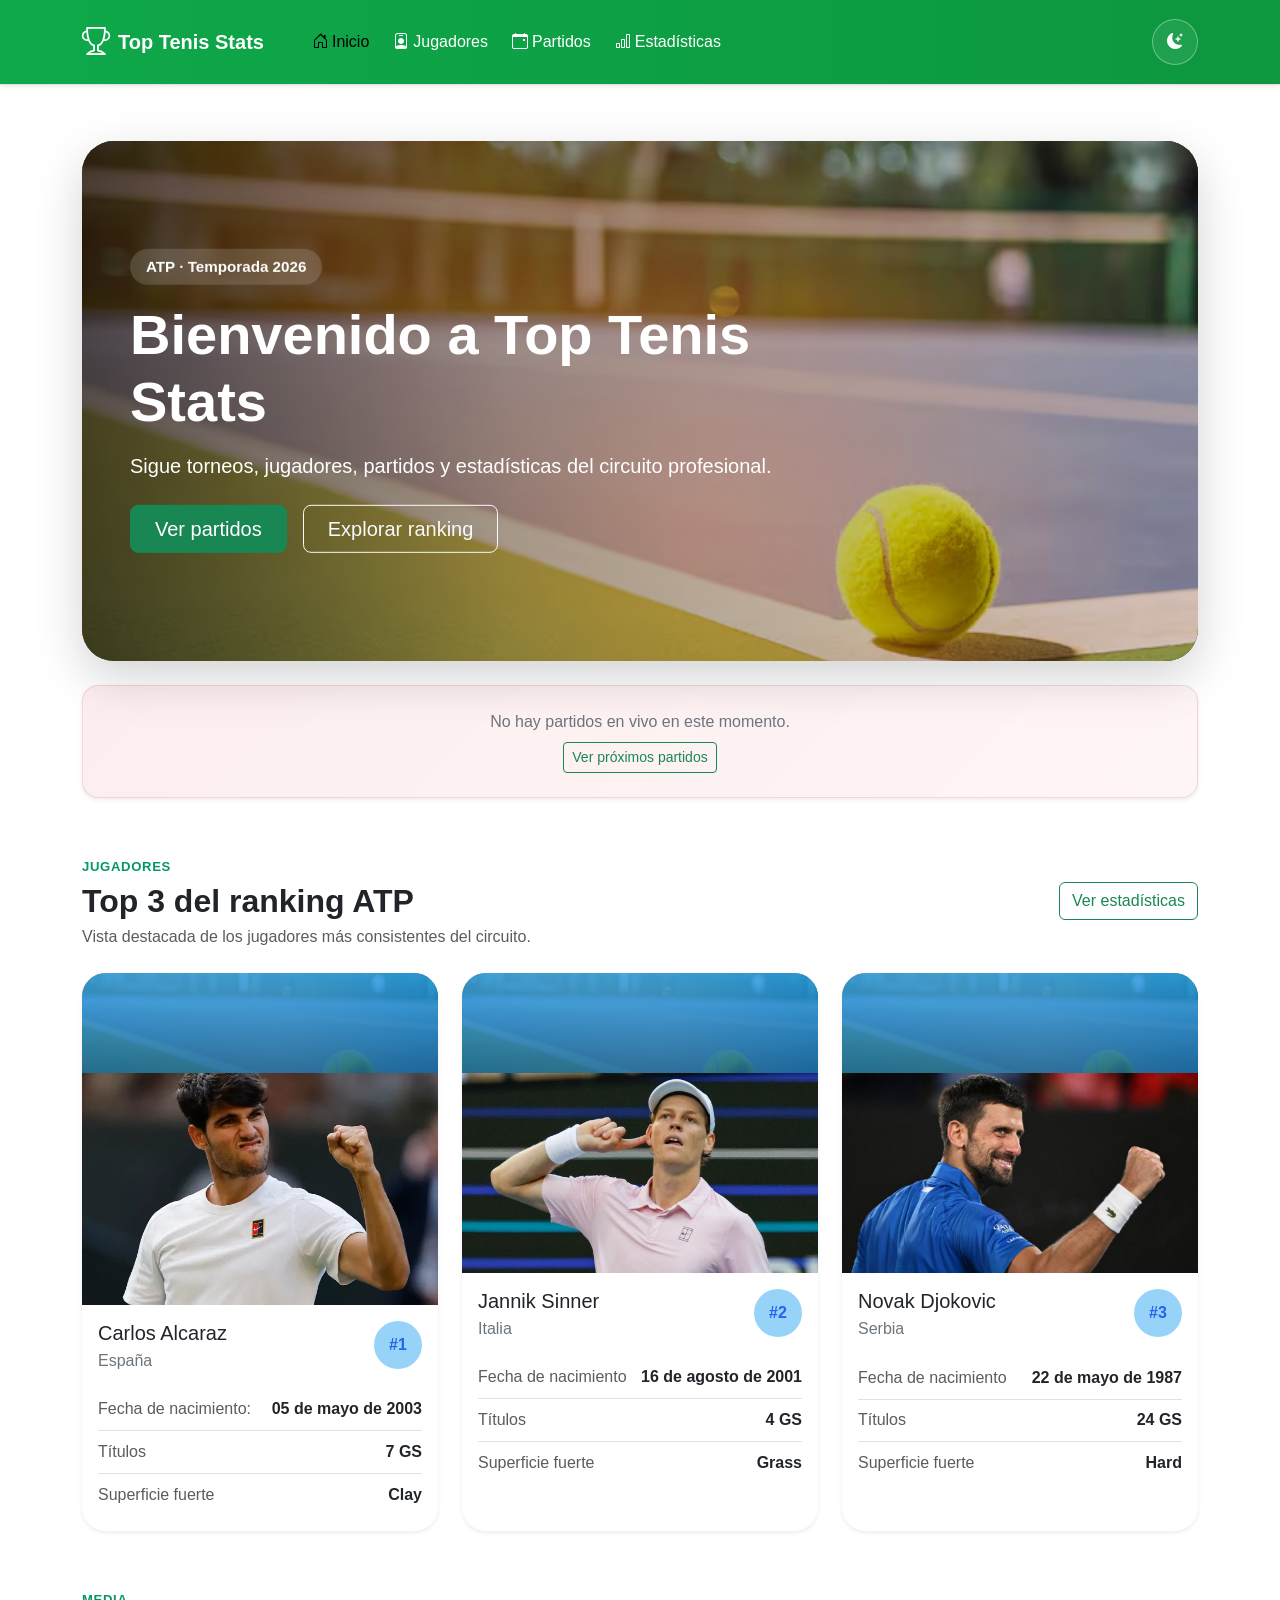
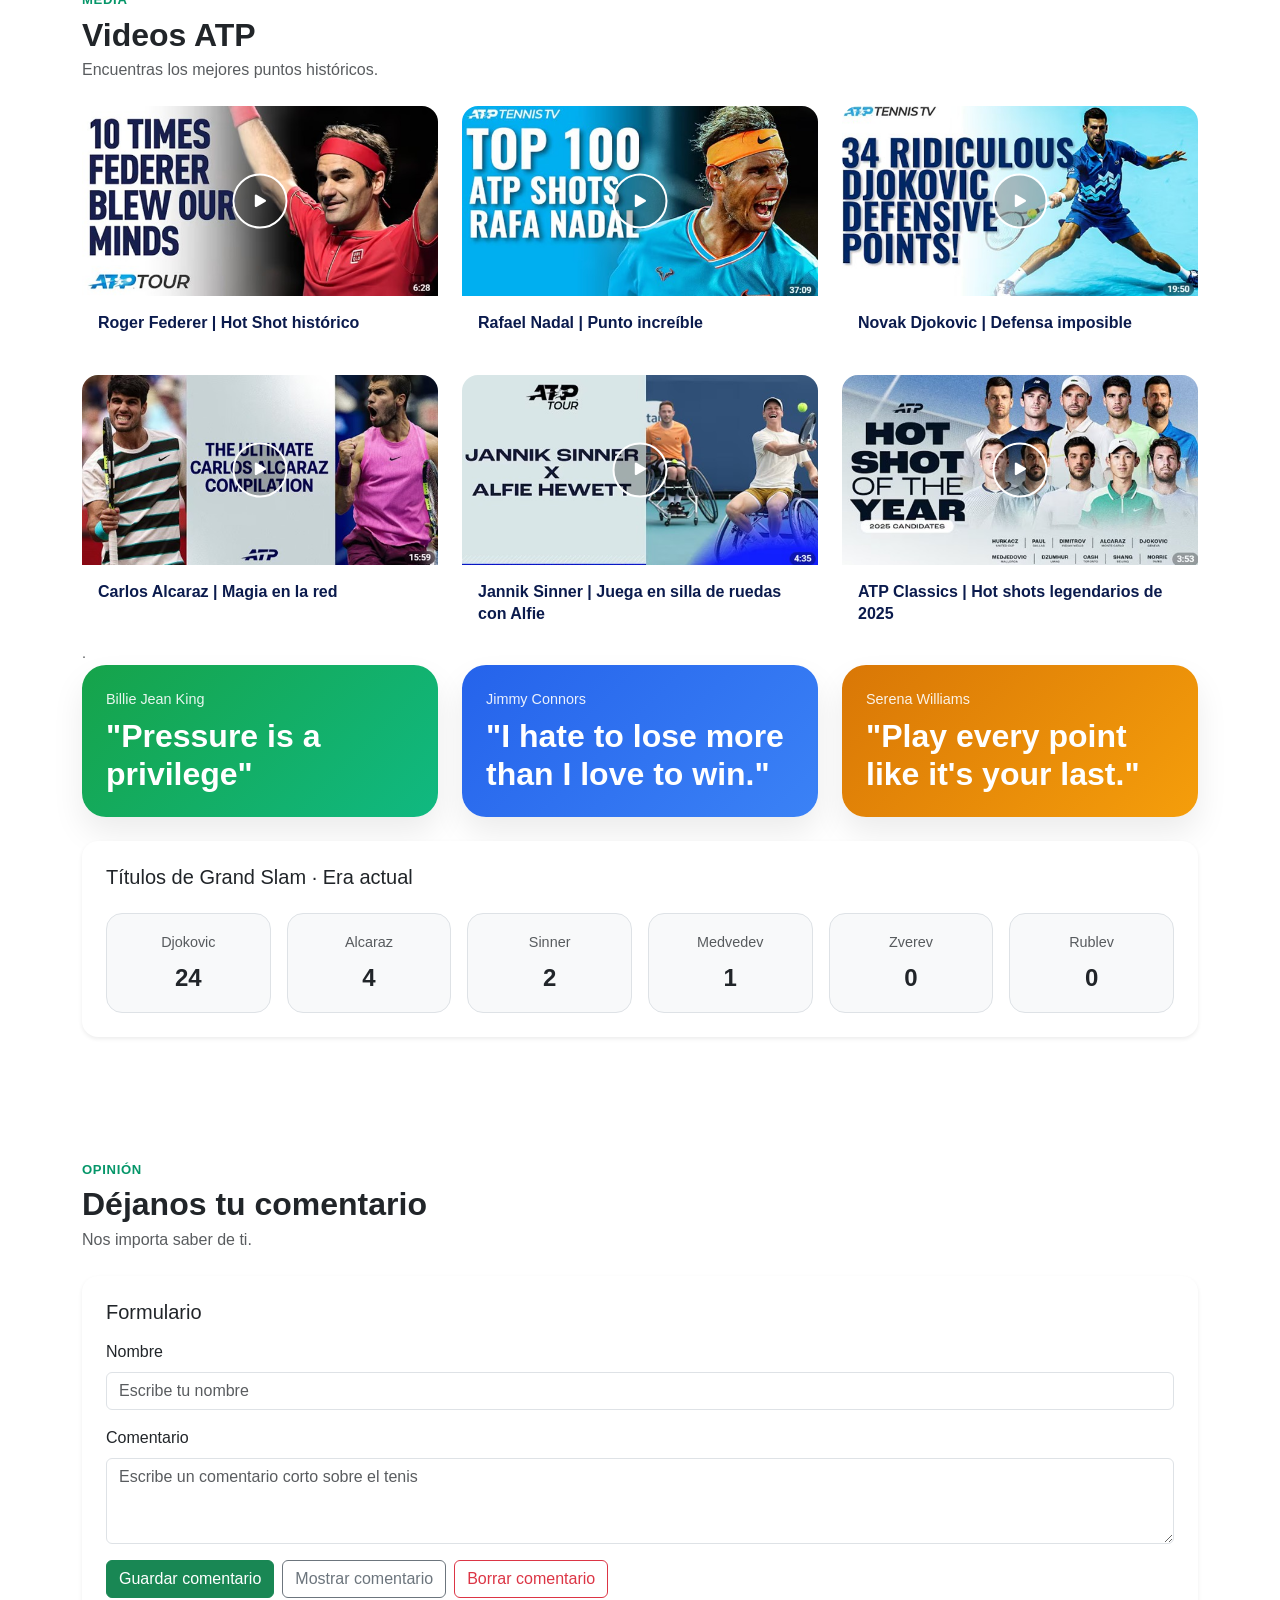
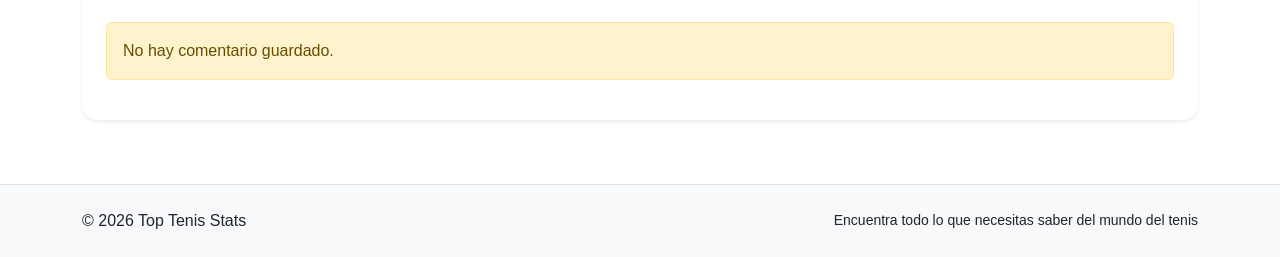
<file: index.html>
<!doctype html>
<html
	lang="es"
	data-bs-theme="light">
	<head>
		<meta charset="UTF-8" />
		<meta
			name="viewport"
			content="width=device-width, initial-scale=1.0" />
		<title>Top Tenis Stats Inicio</title>

		<link
			href="https://cdn.jsdelivr.net/npm/bootstrap@5.3.3/dist/css/bootstrap.min.css"
			rel="stylesheet" />

		<!-- Iconos de bootstrap para navbar -->
		<link
			rel="stylesheet"
			href="https://cdn.jsdelivr.net/npm/bootstrap-icons@1.11.3/font/bootstrap-icons.min.css" />

		<link
			rel="stylesheet"
			href="css/styles.css" />
	</head>
	<body>
		<header class="site-header sticky-top">
			<nav class="navbar navbar-expand-lg border-bottom shadow-sm">
				<div class="container py-2">
					<a
						class="navbar-brand d-flex align-items-center gap-2 fw-bold brand-title"
						href="index.html">
						<i class="bi bi-trophy fs-3"></i>
						<span>Top Tenis Stats</span>
					</a>

					<div class="d-flex align-items-center gap-2 order-lg-2">
						<button
							id="temaToggle"
							class="btn btn-tema-toggle"
							type="button"
							aria-label="Cambiar tema">
							<i class="bi bi-moon-stars-fill"></i>
						</button>

						<button
							class="navbar-toggler"
							type="button"
							data-bs-toggle="collapse"
							data-bs-target="#mainNavbar"
							aria-controls="mainNavbar"
							aria-expanded="false"
							aria-label="Toggle navigation">
							<span class="navbar-toggler-icon"></span>
						</button>
					</div>

					<div
						class="collapse navbar-collapse order-lg-1"
						id="mainNavbar">
						<ul class="navbar-nav ms-lg-4 mt-3 mt-lg-0 gap-lg-2">
							<li class="nav-item">
								<a
									class="nav-link active"
									href="index.html">
									<i class="bi bi-house-door me-1"></i>Inicio
								</a>
							</li>
							<li class="nav-item">
								<a
									class="nav-link"
									href="jugadores.html">
									<i class="bi bi-person-badge me-1"></i>Jugadores
								</a>
							</li>
							<li class="nav-item">
								<a
									class="nav-link"
									href="partidos.html">
									<i class="bi bi-calendar-event me-1"></i>Partidos
								</a>
							</li>
							<li class="nav-item">
								<a
									class="nav-link"
									href="estadisticas.html">
									<i class="bi bi-bar-chart me-1"></i>Estadísticas
								</a>
							</li>
						</ul>
					</div>
				</div>
			</nav>
		</header>

		<main>
			<section
				id="inicio"
				class="section-space">
				<div class="container">
					<div
						class="recuadro-card overflow-hidden position-relative rounded-5 shadow-lg">
						<img
							src="img/cancha_tenis.avif"
							alt="Cancha de tenis"
							class="recuadro-image" />
						<div class="recuadro-overlay"></div>

						<div
							class="recuadro-content position-absolute top-50 start-0 translate-middle-y">
							<div class="px-4 px-md-5">
								<span class="badge rounded-pill recuadro-badge mb-3">
									ATP · Temporada 2026
								</span>
								<h1 class="display-4 fw-bold mb-3">Bienvenido a Top Tenis Stats</h1>
								<p class="lead mb-4 recuadro-text">
									Sigue torneos, jugadores, partidos y estadísticas del circuito
									profesional.
								</p>
								<div class="d-flex flex-wrap gap-3">
									<a
										href="partidos.html"
										class="btn btn-success btn-lg px-4">
										Ver partidos
									</a>
									<a
										href="jugadores.html"
										class="btn btn-outline-light btn-lg px-4">
										Explorar ranking
									</a>
								</div>
							</div>
						</div>
					</div>

					<!-- En vivo -->
					<div id="live-banner" class="live-banner mt-4 rounded-4 p-4 shadow-sm" style="display: none;">
						<div
							class="d-flex flex-column flex-lg-row justify-content-between align-items-lg-center gap-3">
							<div>
								<div class="d-flex align-items-center gap-2 mb-2">
									<span class="live-dot"></span>
									<h2 class="h4 mb-0 text-uppercase fw-bold">En vivo ahora</h2>
								</div>
								<p id="live-partido" class="mb-1 fw-semibold">Cargando partido...</p>
								<p id="live-detalle" class="mb-0 live-subtext">Cargando información...</p>
							</div>

							<div class="d-flex gap-3 flex-wrap">
								<div class="mini-tarjeta">
									<span class="mini-tarjeta-label">Torneo</span>
									<strong id="live-torneo">---</strong>
								</div>
								<div class="mini-tarjeta">
									<span class="mini-tarjeta-label">Ronda</span>
									<strong id="live-ronda">---</strong>
								</div>
								<div class="mini-tarjeta">
									<span class="mini-tarjeta-label">Marcador</span>
									<strong id="live-marcador">---</strong>
								</div>
							</div>
						</div>
					</div>
					
					<div id="no-live-banner" class="live-banner mt-4 rounded-4 p-4 shadow-sm">
						<div class="text-center">
							<p class="mb-0 text-secondary">No hay partidos en vivo en este momento.</p>
							<a href="partidos.html" class="btn btn-outline-success btn-sm mt-2">Ver próximos partidos</a>
						</div>
					</div>
				</div>
			</section>
			

			<section
				id="jugadores"
				class="section-space">
				<div class="container">
					<div
						class="section-heading d-flex flex-column flex-md-row justify-content-between align-items-md-center gap-3 mb-4">
						<div>
							<span class="seccion-titulos">Jugadores</span>
							<h2 class="section-title mb-1">Top 3 del ranking ATP</h2>
							<p class="section-subtitle mb-0">
								Vista destacada de los jugadores más consistentes del circuito.
							</p>
						</div>
						<a
							href="estadisticas.html"
							class="btn btn-outline-success"
							>Ver estadísticas</a
						>
					</div>

					<div
						id="infoJugadores3"
						class="row g-4">
						<div class="col-12 col-md-6 col-xl-4">
							<article class="player-card card border-0 shadow-sm h-100">
								<div class="player-card-top"></div>
								<img src="img/CarlosAlcaraz.webp" style="width: 420px; height: 232px; object-fit: cover;">
								<div class="card-body">
									<div
										class="d-flex justify-content-between align-items-start mb-3">
										<div>
											<h3
												id="jugador1-nombre"
												class="h5 mb-1">
												Carlos Alcaraz
											</h3>
											<p
												id="jugador1-pais"
												class="text-secondary mb-0">
												España
											</p>
										</div>
										<span class="ranking-badge">#1</span>
									</div>

									<ul class="list-unstyled player-meta mb-0">
										<li>
											<span>Fecha de nacimiento:</span
											><strong id="jugador1-edad">05 de mayo de 2003</strong>
										</li>
										<li><span>Títulos</span><strong>7 GS</strong></li>
										<li><span>Superficie fuerte</span><strong>Clay</strong></li>
									</ul>
								</div>
							</article>
						</div>

						<div class="col-12 col-md-6 col-xl-4">
							<article class="player-card card border-0 shadow-sm h-100">
								<div class="player-card-top"></div>
								<img src="img/Jannik.jpg">
								<div class="card-body">
									<div
										class="d-flex justify-content-between align-items-start mb-3">
										<div>
											<h3
												id="jugador2-nombre"
												class="h5 mb-1">
												Jannik Sinner
											</h3>
											<p
												id="jugador2-pais"
												class="text-secondary mb-0">
												Italia
											</p>
										</div>
										<span class="ranking-badge">#2</span>
									</div>

									<ul class="list-unstyled player-meta mb-0">
										<li>
											<span>Fecha de nacimiento</span
											><strong id="jugador2-edad">16 de agosto de 2001</strong>
										</li>
										<li><span>Títulos</span><strong>4 GS</strong></li>
										<li><span>Superficie fuerte</span><strong>Grass</strong></li>
									</ul>
								</div>
							</article>
						</div>

						<div class="col-12 col-md-6 col-xl-4">
							<article class="player-card card border-0 shadow-sm h-100">
								<div class="player-card-top"></div>
								<img src="img/novak.jpeg">
								<div class="card-body">
									<div
										class="d-flex justify-content-between align-items-start mb-3">
										<div>
											<h3
												id="jugador3-nombre"
												class="h5 mb-1">
												Novak Djokovic
											</h3>
											<p
												id="jugador3-pais"
												class="text-secondary mb-0">
												Serbia
											</p>
										</div>
										<span class="ranking-badge">#3</span>
									</div>

									<ul class="list-unstyled player-meta mb-0">
										<li>
											<span>Fecha de nacimiento</span
											><strong id="jugador3-edad">22 de mayo de 1987</strong>
										</li>
										<li><span>Títulos</span><strong>24 GS</strong></li>
										<li><span>Superficie fuerte</span><strong>Hard</strong></li>
									</ul>
								</div>
							</article>
						</div>
					</div>
				</section>
			<section
				id="relleno"
				class="section-space section-bottom-space">
				<div class="container">
					<div class="section-heading mb-4">
						<span class="seccion-titulos">Media</span>
						<h2 class="section-title mb-1">Videos ATP</h2>
						<p class="section-subtitle mb-0">
							Encuentras los mejores puntos históricos. 
						</p>
					</div>

				<div class="row g-4">
					<div class="col-12 col-md-6 col-xl-4">
						<a href="https://www.youtube.com/watch?v=mExHw1oTP8Y" target="_blank" class="video-card-link">
							<article class="video-card">
								<div class="video-image-wrapper">
									<img src="img/RF.jpg" alt="Hot shot Federer" class="video-image">
									<div class="video-play-btn">
										<i class="bi bi-play-fill"></i>
									</div>
								</div>
								<div class="video-card-body">
									<h3 class="video-card-title">Roger Federer | Hot Shot histórico</h3>
								</div>
							</article>
						</a>
					</div>

					<div class="col-12 col-md-6 col-xl-4">
						<a href="https://www.youtube.com/watch?v=T-GSp2Nuvrk" target="_blank" class="video-card-link">
							<article class="video-card">
								<div class="video-image-wrapper">
									<img src="img/RN_100.jpg" alt="Hot shot Nadal" class="video-image">
									<div class="video-play-btn">
										<i class="bi bi-play-fill"></i>
									</div>
								</div>
								<div class="video-card-body">
									<h3 class="video-card-title">Rafael Nadal | Punto increíble</h3>
								</div>
							</article>
						</a>
					</div>

					<div class="col-12 col-md-6 col-xl-4">
						<a href="https://www.youtube.com/watch?v=CUCG1ylzyT4" target="_blank" class="video-card-link">
							<article class="video-card">
								<div class="video-image-wrapper">
									<img src="img/ND_defense.jpg" alt="Hot shot Djokovic" class="video-image">
									<div class="video-play-btn">
										<i class="bi bi-play-fill"></i>
									</div>
								</div>
								<div class="video-card-body">
									<h3 class="video-card-title">Novak Djokovic | Defensa imposible</h3>
								</div>
							</article>
						</a>
					</div>

					<div class="col-12 col-md-6 col-xl-4">
						<a href="https://www.youtube.com/watch?v=URw-Z_XhlJA" target="_blank" class="video-card-link">
							<article class="video-card">
								<div class="video-image-wrapper">
									<img src="img/CA_hotshot.jpg" alt="Hot shot Alcaraz" class="video-image">
									<div class="video-play-btn">
										<i class="bi bi-play-fill"></i>
									</div>
								</div>
								<div class="video-card-body">
									<h3 class="video-card-title">Carlos Alcaraz | Magia en la red</h3>
								</div>
							</article>
						</a>
					</div>

					<div class="col-12 col-md-6 col-xl-4">
						<a href="https://www.youtube.com/watch?v=V-Ko9E-yW5g" target="_blank" class="video-card-link">
							<article class="video-card">
								<div class="video-image-wrapper">
									<img src="img/JS_silla.jpg" alt="Hot shot Sinner" class="video-image">
									<div class="video-play-btn">
										<i class="bi bi-play-fill"></i>
									</div>
								</div>
								<div class="video-card-body">
									<h3 class="video-card-title">Jannik Sinner | Juega en silla de ruedas con Alfie</h3>
								</div>
							</article>
						</a>
					</div>

					<div class="col-12 col-md-6 col-xl-4">
						<a href="https://www.youtube.com/watch?v=5JAj_Xri5Ug" target="_blank" class="video-card-link">
							<article class="video-card">
								<div class="video-image-wrapper">
									<img src="img/Hs2025.jpg" alt="Hot shot histórico ATP" class="video-image">
									<div class="video-play-btn">
										<i class="bi bi-play-fill"></i>
									</div>
								</div>
								<div class="video-card-body">
									<h3 class="video-card-title">ATP Classics | Hot shots legendarios de 2025</h3>
								</div>
							</article>
						</a>
					</div>
				</div>
    
					<div> 
						<span class="slam-label">.</span>

					</div>
					<!-- Stats cards -->
					<div class="row g-4 mb-4">
						<div class="col-12 col-md-4">
							<div class="stats-summary-card summary-green h-100">
								<span class="summary-label">Billie Jean King</span>
								<h3 class="summary-value">"Pressure is a privilege"</h3>
							</div>
						</div>
						<div class="col-12 col-md-4">
							<div class="stats-summary-card summary-blue h-100">
								<span class="summary-label">Jimmy Connors</span>
								<h3 class="summary-value">"I hate to lose more than I love to win." </h3>
							</div>
						</div>
						<div class="col-12 col-md-4">
							<div class="stats-summary-card summary-yellow h-100">
								<span class="summary-label">Serena Williams</span>
								<h3 class="summary-value">"Play every point like it's your last."</h3>
							</div>
						</div>
					</div>
					
					<!-- Grand Slams -->
					<div class="col-12">
						<div class="card border-0 shadow-sm rounded-4">
							<div class="card-body p-4">
								<h3 class="h5 mb-4">Títulos de Grand Slam · Era actual</h3>

								<div class="row g-3">
									<div class="col-6 col-md-3 col-xl-2">
										<div class="slam-box">
											<span class="slam-label">Djokovic</span>
											<strong>24</strong>
										</div>
									</div>
									<div class="col-6 col-md-3 col-xl-2">
										<div class="slam-box">
											<span class="slam-label">Alcaraz</span>
											<strong>4</strong>
										</div>
									</div>
									<div class="col-6 col-md-3 col-xl-2">
										<div class="slam-box">
											<span class="slam-label">Sinner</span>
											<strong>2</strong>
										</div>
									</div>
									<div class="col-6 col-md-3 col-xl-2">
										<div class="slam-box">
											<span class="slam-label">Medvedev</span>
											<strong>1</strong>
										</div>
									</div>
									<div class="col-6 col-md-3 col-xl-2">
										<div class="slam-box">
											<span class="slam-label">Zverev</span>
											<strong>0</strong>
										</div>
									</div>
									<div class="col-6 col-md-3 col-xl-2">
										<div class="slam-box">
											<span class="slam-label">Rublev</span>
											<strong>0</strong>
										</div>
									</div>
								</div>
							</div>
						</div>
					</div>
				</div>
			</section>
			<section
				id="comentarios"
				class="section-space section-bottom-space">
				<div class="container">
					<div class="section-heading mb-4">
						<span class="seccion-titulos">Opinión</span>
						<h2 class="section-title mb-1">Déjanos tu comentario</h2>
						<p class="section-subtitle mb-0">
							Nos importa saber de ti. 
						</p>
					</div>

					<div class="card border-0 shadow-sm rounded-4">
						<div class="card-body p-4">
							<form
								action=""
								method="post">
								<fieldset>
									<legend class="h5 mb-3">Formulario</legend>

									<div class="mb-3">
										<label
											for="nombreComentario"
											class="form-label"
											>Nombre</label
										>
										<input
											type="text"
											id="nombreComentario"
											name="nombreComentario"
											class="form-control"
											placeholder="Escribe tu nombre" />
									</div>

									<div class="mb-3">
										<label
											for="textoComentario"
											class="form-label"
											>Comentario</label
										>
										<textarea
											id="textoComentario"
											name="textoComentario"
											class="form-control"
											rows="3"
											placeholder="Escribe un comentario corto sobre el tenis"></textarea>
									</div>
								</fieldset>
							</form>

							<div class="d-flex flex-wrap gap-2">
								<button
									onclick="guardarComentario()"
									class="btn btn-success">
									Guardar comentario
								</button>
								<button
									onclick="verComentario()"
									class="btn btn-outline-secondary">
									Mostrar comentario
								</button>
								<button
									onclick="borrarComentario()"
									class="btn btn-outline-danger">
									Borrar comentario
								</button>
							</div>

							<div
								id="resultadoComentario"
								class="mt-4"></div>
						</div>
					</div>
				</div>
			</section>
			
		</main>

		<footer class="site-footer py-4">
			<div class="container">
				<div
					class="d-flex flex-column flex-md-row justify-content-between align-items-md-center gap-2">
					<p class="mb-0">© 2026 Top Tenis Stats</p>
					<p class="mb-0 small">
						Encuentra todo lo que necesitas saber del mundo del tenis
					</p>
				</div>
			</div>
		</footer>

		<script src="https://cdn.jsdelivr.net/npm/bootstrap@5.3.3/dist/js/bootstrap.bundle.min.js"></script>

		<script src="js/script.js"></script>
		<script src="js/tema_script.js"></script>
		<script src="js/index_script.js"></script>
	</body>
</html>
</file>
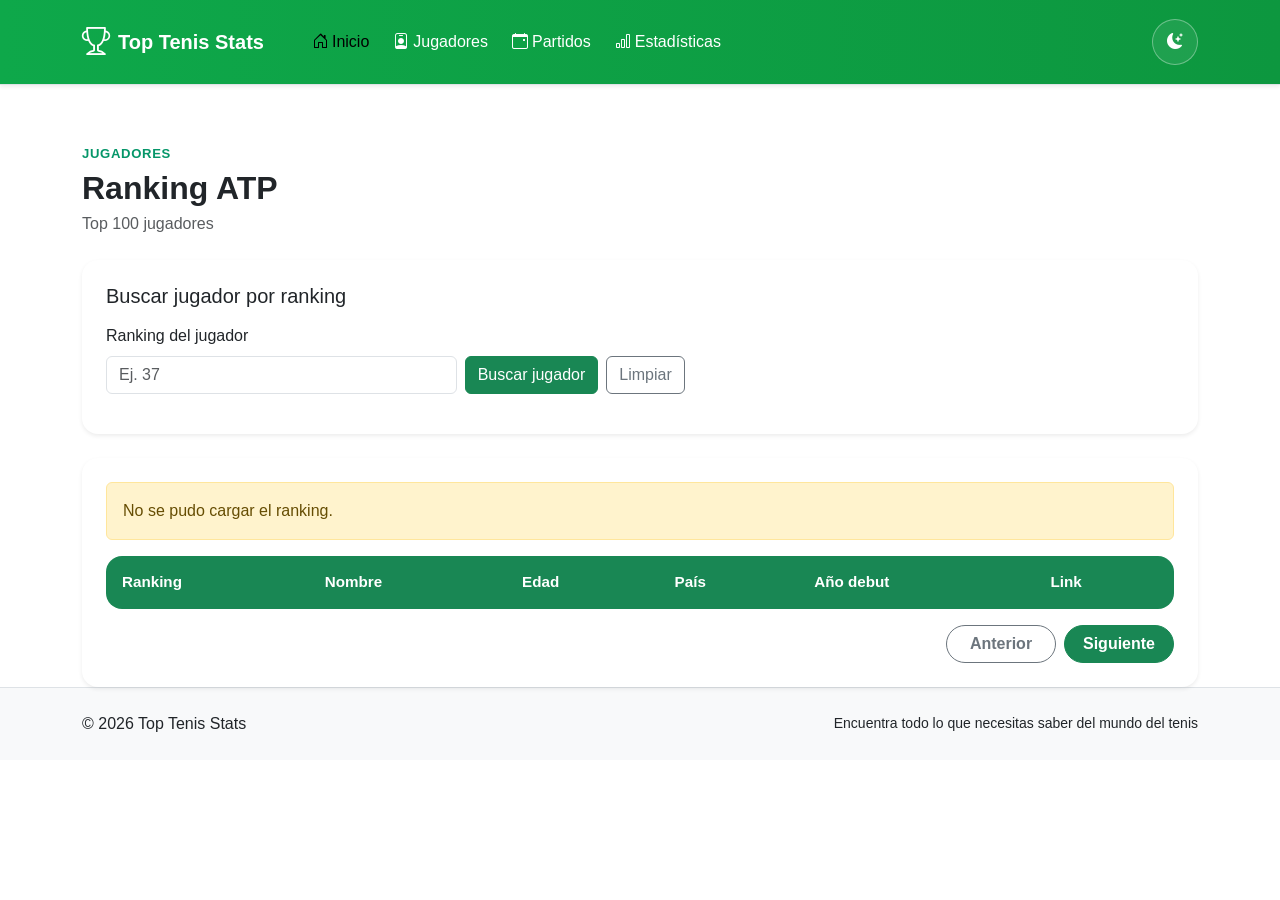
<file: jugadores.html>
<!doctype html>
<html
	lang="es"
	data-bs-theme="light">
	<head>
		<meta charset="UTF-8" />
		<meta
			name="viewport"
			content="width=device-width, initial-scale=1.0" />
		<title>Top Tenis Stats Jugadores</title>

		<link
			href="https://cdn.jsdelivr.net/npm/bootstrap@5.3.3/dist/css/bootstrap.min.css"
			rel="stylesheet" />

		<!-- Iconos de bootstrap para navbar -->
		<link
			rel="stylesheet"
			href="https://cdn.jsdelivr.net/npm/bootstrap-icons@1.11.3/font/bootstrap-icons.min.css" />

		<link
			rel="stylesheet"
			href="css/styles.css" />
		<link
			rel="stylesheet"
			href="css/styleRanking.css" />
	</head>
	<body>
		<header class="site-header sticky-top">
			<nav class="navbar navbar-expand-lg border-bottom shadow-sm">
				<div class="container py-2">
					<a
						class="navbar-brand d-flex align-items-center gap-2 fw-bold brand-title"
						href="#inicio">
						<i class="bi bi-trophy fs-3"></i>
						<span>Top Tenis Stats</span>
					</a>

					<div class="d-flex align-items-center gap-2 order-lg-2">
						<button
							id="temaToggle"
							class="btn btn-tema-toggle"
							type="button"
							aria-label="Cambiar tema">
							<i class="bi bi-moon-stars-fill"></i>
						</button>

						<button
							class="navbar-toggler"
							type="button"
							data-bs-toggle="collapse"
							data-bs-target="#mainNavbar"
							aria-controls="mainNavbar"
							aria-expanded="false"
							aria-label="Toggle navigation">
							<span class="navbar-toggler-icon"></span>
						</button>
					</div>

					<div
						class="collapse navbar-collapse order-lg-1"
						id="mainNavbar">
						<ul class="navbar-nav ms-lg-4 mt-3 mt-lg-0 gap-lg-2">
							<li class="nav-item">
								<a
									class="nav-link active"
									href="index.html">
									<i class="bi bi-house-door me-1"></i>Inicio
								</a>
							</li>
							<li class="nav-item">
								<a
									class="nav-link"
									href="jugadores.html">
									<i class="bi bi-person-badge me-1"></i>Jugadores
								</a>
							</li>
							<li class="nav-item">
								<a
									class="nav-link"
									href="partidos.html">
									<i class="bi bi-calendar-event me-1"></i>Partidos
								</a>
							</li>
							<li class="nav-item">
								<a
									class="nav-link"
									href="estadisticas.html">
									<i class="bi bi-bar-chart me-1"></i>Estadísticas
								</a>
							</li>
						</ul>
					</div>
				</div>
			</nav>
		</header>
		<main>
			<section
				id="jugadores"
				class="section-space">
				<div class="container">
					<div class="section-heading mb-4">
						<span class="seccion-titulos">Jugadores</span>
						<h2 class="section-title mb-1">Ranking ATP</h2>
						<p class="mb-0 text-body-secondary">Top 100 jugadores</p>
					</div>

					<div class="card border-0 shadow-sm rounded-4 mb-4">
						<div class="card-body p-4">
							<h3 class="h5 mb-3">Buscar jugador por ranking</h3>

							<div class="row g-2 align-items-end">
								<div class="col-md-4">
									<label
										for="inputJugadorRanking"
										class="form-label"
										>Ranking del jugador</label
									>
									<input
										type="number"
										id="inputJugadorRanking"
										class="form-control"
										placeholder="Ej. 37" />
								</div>

								<div class="col-md-auto">
									<button
										id="btnBuscarJugador"
										type="button"
										class="btn btn-success">
										Buscar jugador
									</button>
								</div>

								<div class="col-md-auto">
									<button
										id="btnLimpiarBusquedaJugador"
										type="button"
										class="btn btn-outline-secondary">
										Limpiar
									</button>
								</div>
							</div>

							<div
								id="estadoBusquedaJugador"
								class="mt-3"></div>
							<div
								id="resultadoBusquedaJugador"
								class="mt-3"></div>
						</div>
					</div>

					<div class="card border-0 shadow-sm rounded-4">
						<div class="card-body p-4">
							<div
								id="estadoRanking"
								class="mb-3">
								Cargando ranking...
							</div>

							<div class="table-responsive">
								<table class="table table-hover align-middle table-ranking">
									<thead>
										<tr>
											<th>Ranking</th>
											<th>Nombre</th>
											<th>Edad</th>
											<th>País</th>
											<th>Año debut</th>
											<th>Link</th>
										</tr>
									</thead>
									<tbody id="ranking-body"></tbody>
								</table>
							</div>

							<div
								class="d-flex justify-content-between align-items-center flex-wrap gap-2 mt-3">
								<div
									id="info-paginacion-ranking"
									class="small text-body-secondary"></div>

								<div class="d-flex gap-2">
									<button
										id="btn-anterior-ranking"
										type="button"
										class="btn btn-outline-secondary">
										Anterior
									</button>
									<button
										id="btn-siguiente-ranking"
										type="button"
										class="btn btn-success">
										Siguiente
									</button>
								</div>
							</div>
						</div>
					</div>
				</div>
			</section>
		</main>
		<footer class="site-footer py-4">
			<div class="container">
				<div
					class="d-flex flex-column flex-md-row justify-content-between align-items-md-center gap-2">
					<p class="mb-0">© 2026 Top Tenis Stats</p>
					<p class="mb-0 small">
						Encuentra todo lo que necesitas saber del mundo del tenis
					</p>
				</div>
			</div>
		</footer>

		<script src="https://cdn.jsdelivr.net/npm/bootstrap@5.3.3/dist/js/bootstrap.bundle.min.js"></script>

		<script
			type="module"
			src="js/jugadores_script.js"></script>
		<script src="js/tema_script.js"></script>
	</body>
</html>
</file>
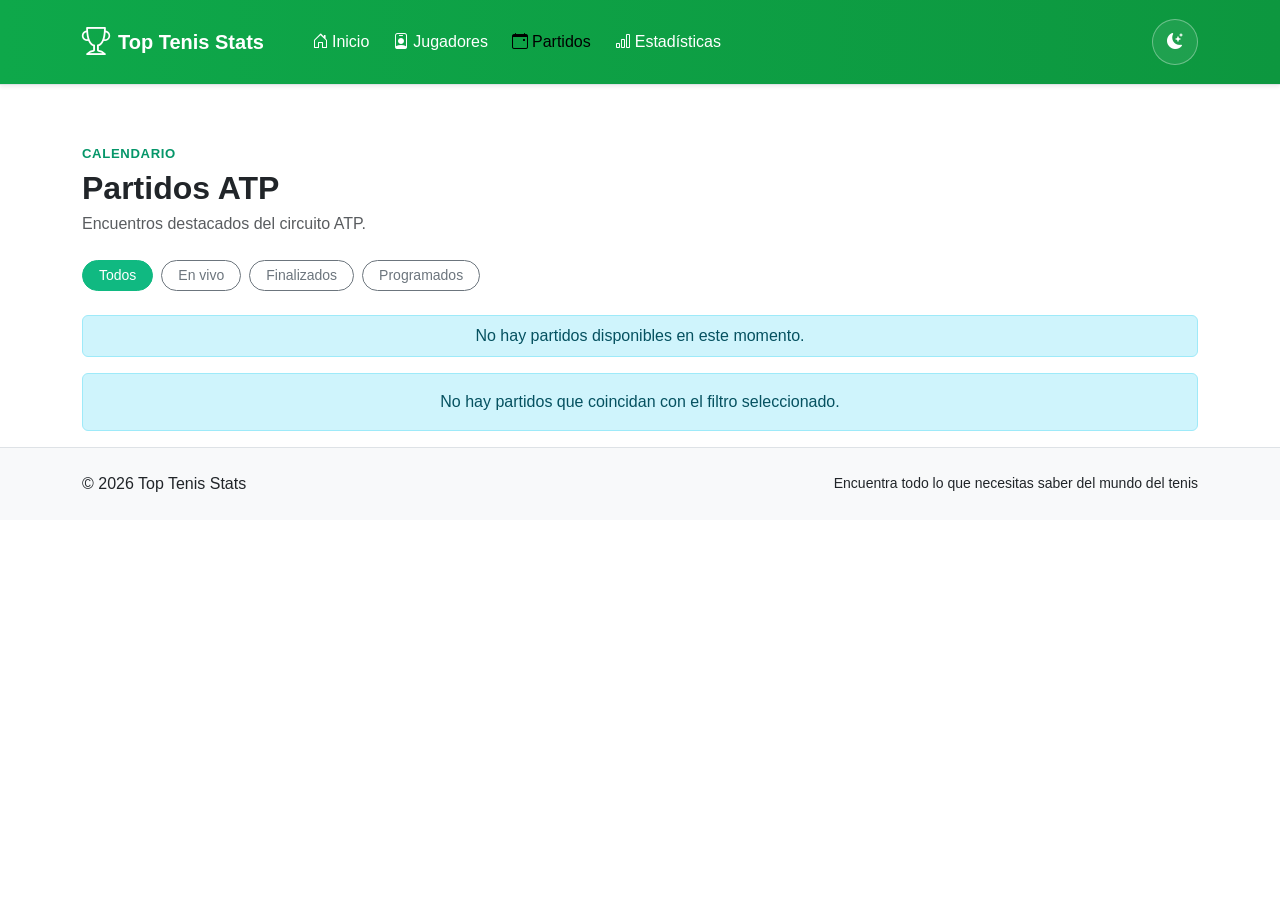
<file: partidos.html>
<!doctype html>
<html
	lang="es"
	data-bs-theme="light">
	<head>
		<meta charset="UTF-8" />
		<meta
			name="viewport"
			content="width=device-width, initial-scale=1.0" />
		<title>Top Tenis Stats Partidos</title>

		<link
			href="https://cdn.jsdelivr.net/npm/bootstrap@5.3.3/dist/css/bootstrap.min.css"
			rel="stylesheet" />

		<!-- Iconos de bootstrap para navbar -->
		<link
			rel="stylesheet"
			href="https://cdn.jsdelivr.net/npm/bootstrap-icons@1.11.3/font/bootstrap-icons.min.css" />

		<link
			rel="stylesheet"
			href="css/styles.css" />
	</head>
	<body>
		<header class="site-header sticky-top">
			<nav class="navbar navbar-expand-lg border-bottom shadow-sm">
				<div class="container py-2">
					<a
						class="navbar-brand d-flex align-items-center gap-2 fw-bold brand-title"
						href="index.html">
						<i class="bi bi-trophy fs-3"></i>
						<span>Top Tenis Stats</span>
					</a>

					<div class="d-flex align-items-center gap-2 order-lg-2">
						<button
							id="temaToggle"
							class="btn btn-tema-toggle"
							type="button"
							aria-label="Cambiar tema">
							<i class="bi bi-moon-stars-fill"></i>
						</button>

						<button
							class="navbar-toggler"
							type="button"
							data-bs-toggle="collapse"
							data-bs-target="#mainNavbar"
							aria-controls="mainNavbar"
							aria-expanded="false"
							aria-label="Toggle navigation">
							<span class="navbar-toggler-icon"></span>
						</button>
					</div>

					<div
						class="collapse navbar-collapse order-lg-1"
						id="mainNavbar">
						<ul class="navbar-nav ms-lg-4 mt-3 mt-lg-0 gap-lg-2">
							<li class="nav-item">
								<a
									class="nav-link"
									href="index.html">
									<i class="bi bi-house-door me-1"></i>Inicio
								</a>
							</li>
							<li class="nav-item">
								<a
									class="nav-link"
									href="jugadores.html">
									<i class="bi bi-person-badge me-1"></i>Jugadores
								</a>
							</li>
							<li class="nav-item">
								<a
									class="nav-link active"
									href="partidos.html">
									<i class="bi bi-calendar-event me-1"></i>Partidos
								</a>
							</li>
							<li class="nav-item">
								<a
									class="nav-link"
									href="estadisticas.html">
									<i class="bi bi-bar-chart me-1"></i>Estadísticas
								</a>
							</li>
						</ul>
					</div>
				</div>
			</nav>
		</header>
		<main>
			<!-- PARTIDOS -->
			<section
				id="partidos"
				class="section-space">
				<div class="container">
					<div class="section-heading mb-4">
						<span class="seccion-titulos">Calendario</span>
						<h2 class="section-title mb-1">Partidos ATP</h2>
						<p class="section-subtitle mb-0">
							Encuentros destacados del circuito ATP.
						</p>
					</div>

					<div class="d-flex flex-wrap gap-2 mb-4">
						<button
							class="btn btn-success btn-sm rounded-pill px-3 filter-btn active"
							data-filter="all">
							Todos
						</button>
						<button
							class="btn btn-outline-secondary btn-sm rounded-pill px-3 filter-btn"
							data-filter="live">
							En vivo
						</button>
						<button
							class="btn btn-outline-secondary btn-sm rounded-pill px-3 filter-btn"
							data-filter="final">
							Finalizados
						</button>
						<button
							class="btn btn-outline-secondary btn-sm rounded-pill px-3 filter-btn"
							data-filter="scheduled">
							Programados
						</button>
					</div>

					<div
						id="tournament-info"
						class="mb-3"></div>

					<div
						id="matches-container"
						class="match-list">
						<div class="text-center py-5">
							<div
								class="spinner-border text-success"
								role="status">
								<span class="visually-hidden">Cargando partidos...</span>
							</div>
							<p class="mt-3 text-secondary">
								Cargando información de partidos...
							</p>
						</div>
					</div>
					<div
						id="load-more-container"
						class="text-center mt-4"
						style="display: none">
						<button
							id="load-more-btn"
							class="btn btn-outline-success rounded-pill px-4">
							<i class="bi bi-plus-circle me-2"></i>Mostrar más (5)
						</button>
					</div>
				</div>
			</section>
		</main>
		<footer class="site-footer py-4">
			<div class="container">
				<div
					class="d-flex flex-column flex-md-row justify-content-between align-items-md-center gap-2">
					<p class="mb-0">© 2026 Top Tenis Stats</p>
					<p class="mb-0 small">
						Encuentra todo lo que necesitas saber del mundo del tenis
					</p>
				</div>
			</div>
		</footer>

		<script src="https://cdn.jsdelivr.net/npm/bootstrap@5.3.3/dist/js/bootstrap.bundle.min.js"></script>

		<script src="js/partidos_script.js"></script>
		<script src="js/tema_script.js"></script>
	</body>
</html>
</file>
<file: css/styles.css>
/*Declaración de colores específicos para la página*/
:root {
  --tennis-green: #10b981;
  --tennis-green-dark: #059669;
  --tennis-blue: #2563eb;
  --tennis-yellow: #f59e0b;
  --surface-bg: #f4f7fb;
  --card-radius: 1.5rem;
}

html {
  scroll-behavior: smooth;
}

body {
  /* Se dan los colores como var() para que el efecto de cambio de tema funcione*/
  background: var(--bs-body-bg); 
  color: var(--bs-body-color);
  font-family: "Segoe UI", Tahoma, Geneva, Verdana, sans-serif;
}

.section-space {
  padding-top: 3.5rem;
}

.section-bottom-space {
  padding-bottom: 4rem;
}


/*Estilado de la barra de navegación degradada*/
.site-header .navbar {
  background: linear-gradient(90deg, #0ea84a, #0d973f);
}

.brand-title,
.nav-link {
  color: white;
}

.nav-link:hover {
  color: white;
  background-color: rgba(255, 255, 255, 0.15);
  border-radius: 20px;
}

.navbar-toggler {
  border-color: white;
}

.navbar-toggler-icon {
  filter: invert(1);
}

/* Boton de cambio de tema de claro a oscuro*/
.btn-tema-toggle {
  border: 1px solid rgba(255, 255, 255, 0.35);
  color: #fff;
  border-radius: 999px;
  width: 46px;
  height: 46px;
  display: grid;
  place-items: center;
  background: rgba(255, 255, 255, 0.08);
}

.btn-tema-toggle:hover {
  background: rgba(255, 255, 255, 0.16);
  color: #fff;
}

/* Estilo para el recuadro principal con imagen degradada*/
.recuadro-card {
  min-height: 520px;
  background: #0b1324;
}

.recuadro-image {
  width: 100%;
  height: 520px;
  object-fit: cover;
  display: block;
}

.recuadro-overlay {
  position: absolute;
  inset: 0;
  background:
    linear-gradient(90deg, rgba(0, 0, 0, 0.65) 0%, rgba(0, 0, 0, 0.35) 38%, rgba(0, 0, 0, 0.12) 100%);
}

.recuadro-content {
  z-index: 2;
  max-width: 760px;
  color: #fff;
}

.recuadro-badge {
  background-color: rgba(255, 255, 255, 0.15);
  color: #fff;
  font-size: 0.95rem;
  padding: 0.65rem 1rem;
  backdrop-filter: blur(8px);
}

.recuadro-text {
  max-width: 650px;
}

/* Banner de partidos en vivo con el punto de "en vivo"*/
.live-banner {
  background: linear-gradient(135deg, rgba(220, 38, 38, 0.08), rgba(244, 63, 94, 0.05));
  border: 1px solid rgba(220, 38, 38, 0.14);
}

.live-dot {
  width: 12px;
  height: 12px;
  background-color: #dc2626;
  border-radius: 50%;
  display: inline-block;
  box-shadow: 0 0 0 6px rgba(220, 38, 38, 0.12);
}

.live-subtext {
  color: var(--bs-secondary-color);
}

/* Tarjetas mini que aparecen en el banner de live*/
.mini-tarjeta {
  min-width: 120px;
  background: var(--bs-tertiary-bg);
  border-radius: 1rem;
  padding: 0.9rem 1rem;
  border: 1px solid var(--bs-border-color);
}

.mini-tarjeta strong {
  display: block;
  font-size: 1.1rem;
  margin-top: 0.2rem;
}

.mini-tarjeta-label {
  font-size: 0.8rem;
  color: var(--bs-secondary-color);
}

/* Los títulos referentes a la división de secciones #href*/
.seccion-titulos {
  display: inline-block;
  color: var(--tennis-green-dark);
  font-weight: 700;
  text-transform: uppercase;
  letter-spacing: 0.05em;
  font-size: 0.82rem;
  margin-bottom: 0.35rem;
}

.section-title {
  font-size: 2rem;
  font-weight: 700;
}

.section-subtitle {
  color: var(--bs-secondary-color);
}

/* Las tarjetas de los jugadore tpo 3*/
.player-card {
  border-radius: var(--card-radius);
  overflow: hidden;
  transition: transform 0.25s ease, box-shadow 0.25s ease;
}

/* Que pasa si el mouse está encima*/
.player-card:hover {
  transform: translateY(-5px);
  box-shadow: 0 1.25rem 2rem rgba(0, 0, 0, 0.08) !important;
}

/* top de las tarjetas con posible foto de jugadores*/
.player-card-top {
  height: 100px;
  background:
    linear-gradient(rgba(41, 164, 240, 0.82), rgba(4, 93, 149, 0.82)),
    url("../img/cancha_tenis.avif") center/cover;
}

.ranking-badge {
  width: 48px;
  height: 48px;
  border-radius: 50%;
  background: rgba(41, 164, 240, 0.486);
  color: var(--tennis-blue);
  display: grid;
  place-items: center;
  font-weight: 700;
}

/*Estilado de la tabla de rankings*/
.player-meta li {
  display: flex;
  justify-content: space-between;
  padding: 0.55rem 0;
  border-bottom: 1px solid var(--bs-border-color);
}

.player-meta li:last-child {
  border-bottom: none;
}

.player-meta span {
  color: var(--bs-secondary-color);
}

.ranking-table thead th {
  background: var(--bs-tertiary-bg);
  color: var(--bs-body-color);
  font-weight: 700;
  white-space: nowrap;
}

.ranking-table td,
.ranking-table th {
  padding: 1rem 1.1rem;
  border-color: var(--bs-border-color);
}




/* Seccion del calendario de los partidos en forma de lista card*/
.match-card {
  transition: transform 0.2s ease, box-shadow 0.2s ease;
}

.match-card:hover {
  transform: translateY(-3px);
}

.match-tournament {
  display: inline-block;
  font-weight: 600;
  color: var(--tennis-green-dark);
}

.vs-badge {
  background: var(--bs-tertiary-bg);
  color: var(--bs-secondary-color);
  border-radius: 999px;
  font-size: 0.8rem;
  padding: 0.3rem 0.75rem;
  width: fit-content;
}

.match-time {
  font-weight: 600;
}

.match-status {
  display: inline-block;
  border-radius: 999px;
  padding: 0.45rem 0.85rem;
  font-size: 0.85rem;
  font-weight: 600;
}

.match-status.live {
  background: rgba(220, 38, 38, 0.12);
  color: #dc2626;
}

.match-status.next {
  background: rgba(37, 99, 235, 0.12);
  color: #2563eb;
}


/*Tarjetas de estadísticas con sus respectivos colores degradados*/
.stats-summary-card {
  border-radius: var(--card-radius);
  color: #fff;
  padding: 1.5rem;
  box-shadow: 0 1rem 2rem rgba(0, 0, 0, 0.08);
}

.summary-green {
  background: linear-gradient(135deg, #16a34a, #10b981);
}

.summary-blue {
  background: linear-gradient(135deg, #2563eb, #3b82f6);
}

.summary-yellow {
  background: linear-gradient(135deg, #d97706, #f59e0b);
}

.summary-label {
  display: block;
  font-size: 0.9rem;
  opacity: 0.9;
  margin-bottom: 0.35rem;
}

.summary-value {
  font-size: 2rem;
  font-weight: 700;
  margin: 0;
}

/* Mini cuadrados de los grand slams de los principales jugadores*/
.slam-box {
  background: var(--bs-tertiary-bg);
  border: 1px solid var(--bs-border-color);
  border-radius: 1rem;
  padding: 1rem;
  text-align: center;
  height: 100%;
}

.slam-box strong {
  display: block;
  font-size: 1.5rem;
  margin-top: 0.35rem;
}

.slam-label {
  color: var(--bs-secondary-color);
  font-size: 0.9rem;
}


/* Estilado del pie de pagina*/
.site-footer {
  border-top: 1px solid var(--bs-border-color);
  background: var(--bs-tertiary-bg);
}

/*IMPORTANTE*/
/* Ajustes para el tema oscuro */
[data-bs-theme="dark"] .site-header .navbar {
  background: linear-gradient(90deg, #0c7c36, #0b6f31);
}

[data-bs-theme="dark"] .recuadro-overlay {
  background:
    linear-gradient(90deg, rgba(0, 0, 0, 0.76) 0%, rgba(0, 0, 0, 0.48) 38%, rgba(0, 0, 0, 0.16) 100%);
}

[data-bs-theme="dark"] .live-banner {
  background: rgba(255, 255, 255, 0.03);
  border-color: rgba(255, 255, 255, 0.08);
}

[data-bs-theme="dark"] .ranking-table tbody tr:hover {
  background: rgba(16, 185, 129, 0.08);
}

/* IMPORTANTE*/
/* Cómo se hace responsivo*/
@media (max-width: 991.98px) {
  .recuadro-card,
  .recuadro-image {
    min-height: 450px;
    height: 450px;
  }

  .recuadro-content h1 {
    font-size: 2.5rem;
  }
}

@media (max-width: 767.98px) {
  .section-space {
    padding-top: 2.5rem;
  }

  .recuadro-card,
  .recuadro-image {
    min-height: 420px;
    height: 420px;
  }

  .recuadro-content {
    max-width: 100%;
  }

  .recuadro-content h1 {
    font-size: 2rem;
  }

  .recuadro-text {
    font-size: 1rem;
  }


  .section-title {
    font-size: 1.6rem;
  }

}
/* Estilos adicionales para los partidos */
.match-card .badge.bg-light {
    background-color: var(--bs-tertiary-bg) !important;
    color: var(--bs-body-color) !important;
    border: 1px solid var(--bs-border-color);
}

.filter-btn.active {
    background-color: var(--tennis-green);
    border-color: var(--tennis-green);
    color: white;
}

.filter-btn.btn-outline-secondary:hover {
    background-color: var(--tennis-green);
    border-color: var(--tennis-green);
    color: white;
}

#tournament-info .badge {
    font-size: 0.8rem;
    padding: 0.4rem 0.8rem;
}

.match-card .bi-trophy-fill {
    font-size: 0.75rem;
}

.match-card .border-top {
    border-color: var(--bs-border-color) !important;
}

/* Estilos para los badges de sets */
.match-card .badge.bg-light {
    background-color: var(--bs-tertiary-bg) !important;
    color: var(--bs-body-color) !important;
    border: 1px solid var(--bs-border-color);
    font-weight: normal;
    padding: 0.4rem 0.8rem;
}

.filter-btn.active {
    background-color: var(--tennis-green);
    border-color: var(--tennis-green);
    color: white;
}

.filter-btn.btn-outline-secondary:hover {
    background-color: var(--tennis-green);
    border-color: var(--tennis-green);
    color: white;
}

#tournament-info .badge {
    font-size: 0.8rem;
    padding: 0.4rem 0.8rem;
}

.match-card .bi-trophy-fill {
    font-size: 0.75rem;
}

.match-card .border-top {
    border-color: var(--bs-border-color) !important;
}

/* Estilo para el contador de partidos */
#tournament-info .badge.bg-info {
    background-color: var(--tennis-blue) !important;
    font-size: 0.75rem;
    padding: 0.35rem 0.7rem;
}

/* Estilo para el botón mostrar más */
#load-more-btn {
    transition: all 0.3s ease;
}

#load-more-btn:hover {
    transform: translateY(-2px);
    box-shadow: 0 4px 12px rgba(16, 185, 129, 0.25);
}

#load-more-btn i {
    transition: transform 0.2s ease;
}

#load-more-btn:hover i {
    transform: scale(1.1);
}

/* ========================================= */
/*              SECCIÓN VIDEOS               */
/* ========================================= */

/* Quita subrayado del link */
.video-card-link {
    text-decoration: none;
    color: inherit;
    display: block;
}

/* CARD */
.video-card {
    background-color: #ffffff;
    border-radius: 1rem;
    overflow: hidden;
    height: 100%;
    transition: transform 0.2s ease, box-shadow 0.2s ease;
}

/* Hover bonito */
.video-card:hover {
    transform: translateY(-4px);
    box-shadow: 0 10px 20px rgba(0, 0, 0, 0.08);
}

/* IMAGEN */
.video-image-wrapper {
    position: relative;
    overflow: hidden;
}

.video-image {
    width: 100%;
    height: 190px;
    object-fit: cover;
    display: block;
    transition: transform 0.3s ease;
}

/* zoom leve al hover */
.video-card:hover .video-image {
    transform: scale(1.05);
}

/* BOTÓN PLAY */
.video-play-btn {
    position: absolute;
    top: 50%;
    left: 50%;
    transform: translate(-50%, -50%);
    
    width: 55px;
    height: 55px;
    
    border-radius: 50%;
    border: 2px solid white;
    background: rgba(0, 0, 0, 0.25);
    
    display: flex;
    align-items: center;
    justify-content: center;
    
    color: white;
    font-size: 1.4rem;
    
    transition: all 0.2s ease;
}

/* efecto hover del botón */
.video-card:hover .video-play-btn {
    background: rgba(0, 0, 0, 0.45);
    transform: translate(-50%, -50%) scale(1.1);
}

/* tetxp */
.video-card-body {
    padding: 1rem;
}

.video-card-title {
    font-size: 1rem;
    font-weight: 600;
    line-height: 1.4;
    margin: 0;
    color: #0b1b4d;
}

/* MODO OSCURO */
[data-bs-theme="dark"] .video-card {
    background-color: #1f1f1f;
}

[data-bs-theme="dark"] .video-card-title {
    color: #f1f3f5;
}
</file>
<file: css/styleRanking.css>
.table-responsive {
    border-radius: 1rem;
    overflow: hidden;
}

.table-ranking {
    margin-bottom: 0;
    background-color: var(--bs-body-bg);
    border-collapse: separate;
    border-spacing: 0;
}

.table-ranking thead th {
    background-color: #198754;
    color: white;
    font-weight: 600;
    font-size: 0.95rem;
    border: none;
    padding: 0.95rem 1rem;
    vertical-align: middle;
    white-space: nowrap;
}


.table-ranking tbody tr {
    transition: background-color 0.2s ease, transform 0.2s ease;
}

.table-ranking tbody tr:nth-child(even) {
    background-color: rgba(25, 135, 84, 0.04);
}

.table-ranking tbody tr:hover {
    background-color: rgba(25, 135, 84, 0.1);
}

.table-ranking tbody td {
    padding: 0.9rem 1rem;
    vertical-align: middle;
    border-color: rgba(0, 0, 0, 0.08);
    font-size: 0.96rem;
}

.table-ranking tbody td:first-child {
    font-weight: 700;
    color: #198754;
    width: 90px;
}

.table-ranking a {
    color: #198754;
    font-weight: 600;
    text-decoration: none;
}

.table-ranking a:hover {
    text-decoration: underline;
}

/* FOTO JUGADOR */
.jugador-foto {
    width: 38px;
    height: 38px;
    object-fit: cover;
    border-radius: 50%;
    border: 2px solid rgba(25, 135, 84, 0.3);
}

/* BANDERA */
.bandera-pais {
    width: 20px;
    height: 14px;
    object-fit: cover;
    border-radius: 3px;
}

/* alineación bonita */
.table-ranking td {
    vertical-align: middle;
}

/* estado de carga */
#estadoRanking {
    font-weight: 500;
    color: var(--bs-secondary-color);
}

/* paginación */
#info-paginacion-ranking {
    font-size: 0.95rem;
}

#btn-anterior-ranking,
#btn-siguiente-ranking {
    min-width: 110px;
    border-radius: 999px;
    font-weight: 600;
}

.jugador-buscado-card:hover {
    transform: translateY(-3px);
    box-shadow: 0 12px 25px rgba(0, 0, 0, 0.08);
}

/* FOTO */
.jugador-buscado-foto {
    width: 220px;
    height: 220px;
    object-fit: cover;
    border: 3px solid rgba(25, 135, 84, 0.25);
    background-color: #fff;
}

/* placeholder si no hay foto */
.jugador-buscado-foto-placeholder {
    width: 220px;
    height: 220px;
    display: flex;
    align-items: center;
    justify-content: center;
    background: rgba(25, 135, 84, 0.08);
    color: #198754;
    font-weight: 600;
    border: 2px dashed rgba(25, 135, 84, 0.3);
}

/* cajas de info */
.dato-jugador-box {
    background: rgba(25, 135, 84, 0.05);
    border-radius: 0.9rem;
    padding: 0.8rem 1rem;
    height: 100%;
    text-align: center;
}

/* label chiquito */
.dato-jugador-label {
    display: block;
    font-size: 0.75rem;
    color: var(--bs-secondary-color);
    margin-bottom: 0.2rem;
    text-transform: uppercase;
    letter-spacing: 0.5px;
}

/* modo oscuro  */
[data-bs-theme="dark"] .table-ranking thead th {
    background-color: #157347;
    color: white;
}

[data-bs-theme="dark"] .table-ranking tbody tr:nth-child(even) {
    background-color: rgba(255, 255, 255, 0.03);
}

[data-bs-theme="dark"] .table-ranking tbody tr:hover {
    background-color: rgba(255, 255, 255, 0.08);
}

[data-bs-theme="dark"] .table-ranking tbody td {
    border-color: rgba(255, 255, 255, 0.08);
}

[data-bs-theme="dark"] .table-ranking tbody td:first-child,
[data-bs-theme="dark"] .table-ranking a {
    color: #57d38c;
}
</file>
